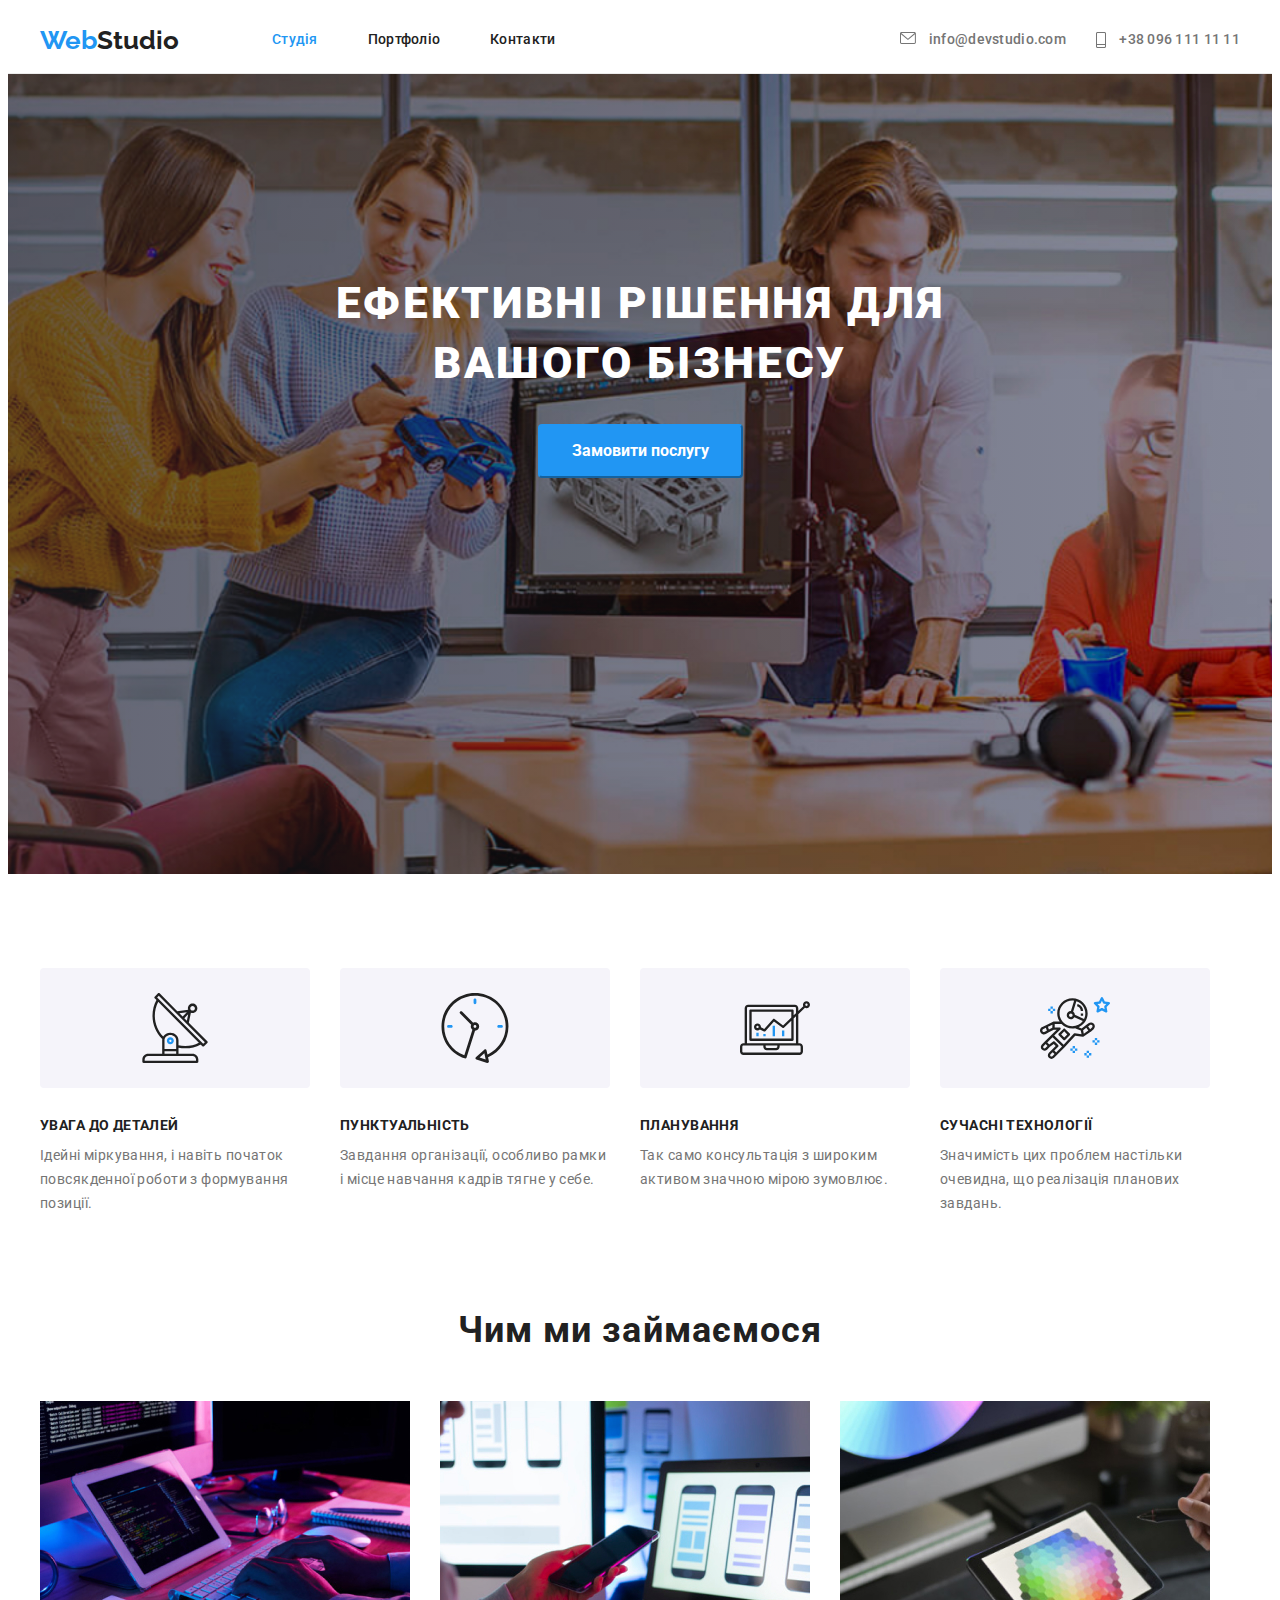
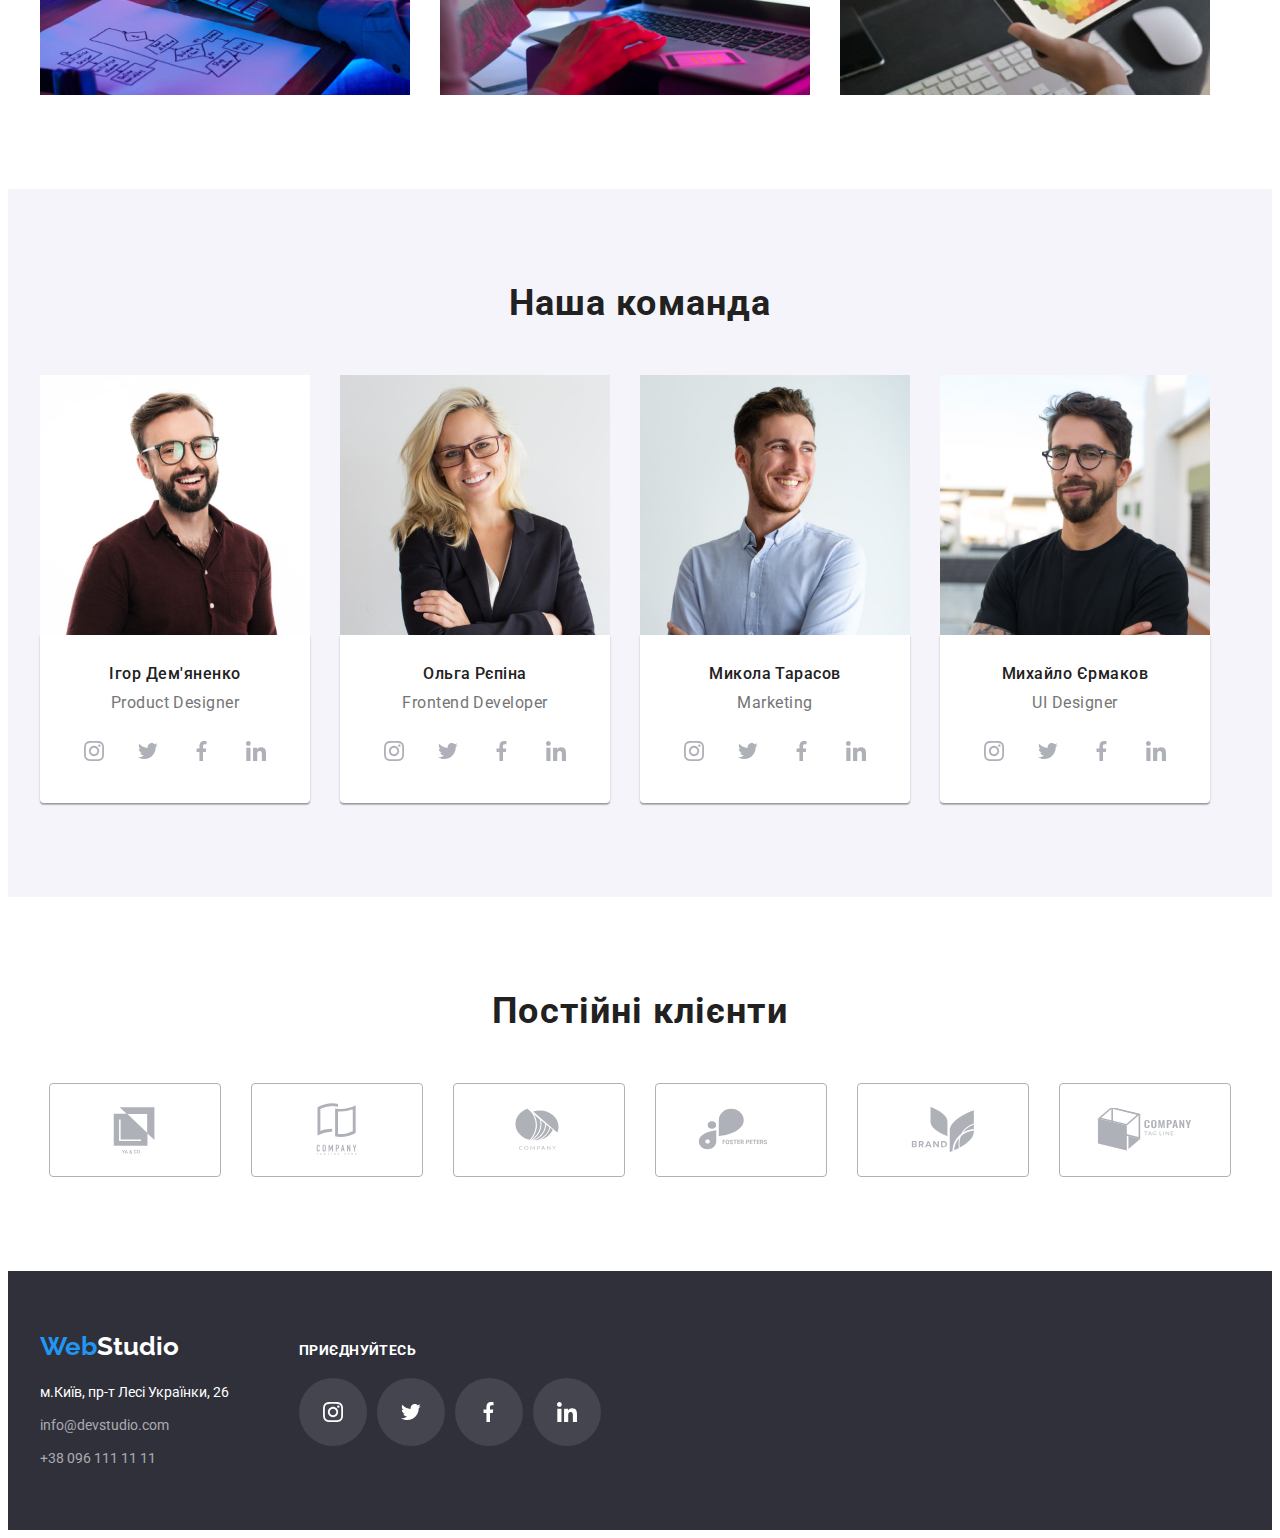
<file: index.html>
<!DOCTYPE html>
<html lang="ua">
  <head>
    <meta charset="UTF-8" />
    <meta http-equiv="X-UA-Compatible" content="IE=edge" />
    <meta name="viewport" content="width=device-width, initial-scale=1.0" />
    <title>Studio</title>
    <link
      href="https://fonts.googleapis.com/css2?family=Raleway:wght@700&family=Roboto:wght@400;500;700;900&display=swap"
      rel="stylesheet"
    />
    <link
      rel="stylesheet"
      href="https://cdnjs.cloudflare.com/ajax/libs/modern-normalize/1.1.0/modern-normalize.min.css"
      integrity="sha512-wpPYUAdjBVSE4KJnH1VR1HeZfpl1ub8YT/NKx4PuQ5NmX2tKuGu6U/JRp5y+Y8XG2tV+wKQpNHVUX03MfMFn9Q=="
      crossorigin="anonymous"
      referrerpolicy="no-referrer"
    />
    <link rel="stylesheet" href="./css/style.css" />
  </head>
  <body>
    <header class="header-line">
      <div class="container mane-header">
        <a class="logo link" href="/"
          ><span class="logo-blue">Web</span>Studio</a
        >
        <nav>
          <ul class="site-nav">
            <li><a class="link nav-link current" href="http:#">Студія</a></li>
            <li>
              <a class="link nav-link" href="./portfolio.html">Портфоліо</a>
            </li>
            <li><a class="link nav-link" href="http:#">Контакти</a></li>
          </ul>
        </nav>
        <ul class="header-contacts">
          <li class="contacts-item">
            <a class="link contacts-link" href="mailto:info@devstudio.com">
              <svg class="contacts-icon contacts-icon--letter">
                <use href="./images/icons.svg#icon-letter"></use>
              </svg>
              info@devstudio.com</a
            >
          </li>
          <li class="contacts-item">
            <a class="link contacts-link" href="tel:+380961111111"
              ><svg class="contacts-icon contacts-icon--telephon">
                <use href="./images/icons.svg#icon-telephon"></use>
              </svg>
              +38 096 111 11 11</a
            >
          </li>
        </ul>
      </div>
    </header>
    <section class="hero">
      <h1 class="hero-title">Ефективні рішення для вашого бізнесу</h1>
      <button class="button primary active" type="button">
        Замовити послугу
      </button>
    </section>
    <main>
      <section class="benefits">
        <div class="container">
          <h2 class="visually-hidden">our benefits</h2>
          <ul class="benefits-list">
            <li class="benefits-item">
              <div class="benefits-img">
                <svg class="benefits-icon" width="70" height="70">
                  <use href="./images/symbol-defs.svg#icon-antenna1"></use>
                </svg>
              </div>
              <h3 class="benefits-title">УВАГА ДО ДЕТАЛЕЙ</h3>
              <p class="benefits-text">
                Ідейні міркування, і навіть початок повсякденної роботи з
                формування позиції.
              </p>
            </li>
            <li class="benefits-item">
              <div class="benefits-img">
                <svg class="benefits-icon" width="70" height="70">
                  <use href="./images/symbol-defs.svg#icon-clock1"></use>
                </svg>
              </div>
              <h3 class="benefits-title">ПУНКТУАЛЬНІСТЬ</h3>
              <p class="benefits-text">
                Завдання організації, особливо рамки і місце навчання кадрів
                тягне у себе.
              </p>
            </li>
            <li class="benefits-item">
              <div class="benefits-img">
                <svg class="benefits-icon" width="70" height="70">
                  <use href="./images/symbol-defs.svg#icon-diagram1"></use>
                </svg>
              </div>
              <h3 class="benefits-title">ПЛАНУВАННЯ</h3>
              <p class="benefits-text">
                Так само консультація з широким активом значною мірою зумовлює.
              </p>
            </li>
            <li class="benefits-item">
              <div class="benefits-img">
                <svg class="benefits-icon" width="70" height="70">
                  <use href="./images/symbol-defs.svg#icon-astronaut1"></use>
                </svg>
              </div>
              <h3 class="benefits-title">СУЧАСНІ ТЕХНОЛОГІЇ</h3>
              <p class="benefits-text">
                Значимість цих проблем настільки очевидна, що реалізація
                планових завдань.
              </p>
            </li>
          </ul>
        </div>
      </section>
      <section class="works section">
        <div class="container">
          <h2 class="section-title">Чим ми займаємося</h2>

          <ul class="works-list">
            <li class="works-item">
              <img
                class="works-image"
                src="images/arhitekt.jpg"
                width="370"
                alt="проектування"
              />
            </li>
            <li class="works-item">
              <img
                class="works-image"
                src="images/rozrobka.jpg"
                width="370"
                alt="верстка"
              />
            </li>
            <li class="works-item">
              <img
                class="works-image"
                src="images/dyzain.jpg"
                width="370"
                alt="дизайн"
              />
            </li>
          </ul>
        </div>
      </section>
      <section class="teems section">
        <div class="container">
          <h2 class="section-title">Наша команда</h2>
          <ul class="teems-list">
            <li class="teems-items">
              <img
                class="teems-image"
                src="images/demjan.jpg"
                width="270"
                alt="Ігор Дем'яненко"
              />
              <div class="teems-wrapper">
                <h4 class="teems-name">Ігор Дем'яненко</h4>
                <p class="teems-position">Product Designer</p>

                <ul class="social-list">
                  <li class="social-items">
                    <a class="social-link" href="#" aria-label="instagram">
                      <svg class="social-icon" width="20" height="20">
                        <use href="./images/icons.svg#icon-instagram"></use>
                      </svg>
                    </a>
                  </li>
                  <li class="social-items">
                    <a class="social-link" href="#" aria-label="twitter">
                      <svg class="social-icon" width="20" height="20">
                        <use href="./images/icons.svg#icon-twitter"></use>
                      </svg>
                    </a>
                  </li>
                  <li class="social-items">
                    <a class="social-link" href="#" aria-label="facebook">
                      <svg class="social-icon" width="20" height="20">
                        <use href="./images/icons.svg#icon-fb"></use>
                      </svg>
                    </a>
                  </li>
                  <li class="social-items">
                    <a class="social-link" href="#" aria-label="linkedin">
                      <svg class="social-icon" width="20" height="20">
                        <use href="./images/icons.svg#icon-linkedin"></use>
                      </svg>
                    </a>
                  </li>
                </ul>
              </div>
            </li>
            <li class="teems-items">
              <img
                class="teems-image"
                src="images/repina.jpg"
                width="270"
                alt="Ольга Рєпіна"
              />
              <div class="teems-wrapper">
                <h4 class="teems-name">Ольга Рєпіна</h4>
                <p class="teems-position">Frontend Developer</p>

                <ul class="social-list">
                  <li class="social-items">
                    <a class="social-link" href="#" aria-label="instagram">
                      <svg class="social-icon" width="20" height="20">
                        <use href="./images/icons.svg#icon-instagram"></use>
                      </svg>
                    </a>
                  </li>
                  <li class="social-items">
                    <a class="social-link" href="#" aria-label="twitter">
                      <svg class="social-icon" width="20" height="20">
                        <use href="./images/icons.svg#icon-twitter"></use>
                      </svg>
                    </a>
                  </li>
                  <li class="social-items">
                    <a class="social-link" href="#" aria-label="facebook">
                      <svg class="social-icon" width="20" height="20">
                        <use href="./images/icons.svg#icon-fb"></use>
                      </svg>
                    </a>
                  </li>
                  <li class="social-items">
                    <a class="social-link" href="#" aria-label="linkedin">
                      <svg class="social-icon" width="20" height="20">
                        <use href="./images/icons.svg#icon-linkedin"></use>
                      </svg>
                    </a>
                  </li>
                </ul>
              </div>
            </li>
            <li class="teems-items">
              <img
                class="teems-image"
                src="images/tarasov.jpg"
                width="270"
                alt="Микола Тарасов"
              />
              <div class="teems-wrapper">
                <h4 class="teems-name">Микола Тарасов</h4>
                <p class="teems-position">Marketing</p>

                <ul class="social-list">
                  <li class="social-items">
                    <a class="social-link" href="#" aria-label="instagram">
                      <svg class="social-icon" width="20" height="20">
                        <use href="./images/icons.svg#icon-instagram"></use>
                      </svg>
                    </a>
                  </li>
                  <li class="social-items">
                    <a class="social-link" href="#" aria-label="twitter">
                      <svg class="social-icon" width="20" height="20">
                        <use href="./images/icons.svg#icon-twitter"></use>
                      </svg>
                    </a>
                  </li>
                  <li class="social-items">
                    <a class="social-link" href="#" aria-label="facebook">
                      <svg class="social-icon" width="20" height="20">
                        <use href="./images/icons.svg#icon-fb"></use>
                      </svg>
                    </a>
                  </li>
                  <li class="social-items">
                    <a class="social-link" href="#" aria-label="linkedin">
                      <svg class="social-icon" width="20" height="20">
                        <use href="./images/icons.svg#icon-linkedin"></use>
                      </svg>
                    </a>
                  </li>
                </ul>
              </div>
            </li>
            <li class="teems-items">
              <img
                class="teems-image"
                src="images/ermakov.jpg"
                width="270"
                alt="Михайло Єрмаков"
              />
              <div class="teems-wrapper">
                <h4 class="teems-name">Михайло Єрмаков</h4>
                <p class="teems-position">UI Designer</p>

                <ul class="social-list">
                  <li class="social-items">
                    <a class="social-link" href="#" aria-label="instagram">
                      <svg class="social-icon" width="20" height="20">
                        <use href="./images/icons.svg#icon-instagram"></use>
                      </svg>
                    </a>
                  </li>
                  <li class="social-items">
                    <a class="social-link" href="#" aria-label="twitter">
                      <svg class="social-icon" width="20" height="20">
                        <use href="./images/icons.svg#icon-twitter"></use>
                      </svg>
                    </a>
                  </li>
                  <li class="social-items">
                    <a class="social-link" href="#" aria-label="facebook">
                      <svg class="social-icon" width="20" height="20">
                        <use href="./images/icons.svg#icon-fb"></use>
                      </svg>
                    </a>
                  </li>
                  <li class="social-items">
                    <a class="social-link" href="#" aria-label="linkedin">
                      <svg class="social-icon" width="20" height="20">
                        <use href="./images/icons.svg#icon-linkedin"></use>
                      </svg>
                    </a>
                  </li>
                </ul>
              </div>
            </li>
          </ul>
        </div>
      </section>
      <section class="section">
        <div class="container">
          <h2 class="section-title">Постійні клієнти</h2>
          <ul class="client-list">
            <li class="client-item">
              <a
                class="client-link"
                href="#"
                target="_blank"
                rel="nofollow noopener noreferrer"
                aria-label="logo company"
              >
                <svg class="client-logo" width="106" height="60">
                  <use href="./images/icons.svg#icon-company1"></use>
                </svg>
              </a>
            </li>
            <li class="client-item">
              <a
                class="client-link"
                href="#"
                target="_blank"
                rel="nofollow noopener noreferrer"
                aria-label="logo company"
              >
                <svg class="client-logo" width="106" height="60">
                  <use href="./images/icons.svg#icon-company2"></use>
                </svg>
              </a>
            </li>
            <li class="client-item">
              <a
                class="client-link"
                href="#"
                target="_blank"
                rel="nofollow noopener noreferrer"
                aria-label="logo company"
              >
                <svg class="client-logo" width="106" height="60">
                  <use href="./images/icons.svg#icon-company3"></use>
                </svg>
              </a>
            </li>
            <li class="client-item">
              <a
                class="client-link"
                href="#"
                target="_blank"
                rel="nofollow noopener noreferrer"
                aria-label="logo company"
              >
                <svg class="client-logo" width="106" height="60">
                  <use href="./images/icons.svg#icon-company4"></use>
                </svg>
              </a>
            </li>
            <li class="client-item">
              <a
                class="client-link"
                href="#"
                target="_blank"
                rel="nofollow noopener noreferrer"
                aria-label="logo company"
              >
                <svg class="client-logo" width="106" height="60">
                  <use href="./images/icons.svg#icon-company5"></use>
                </svg>
              </a>
            </li>
            <li class="client-item">
              <a
                class="client-link"
                href="#"
                target="_blank"
                rel="nofollow noopener noreferrer"
                aria-label="logo company"
              >
                <svg class="client-logo" width="106" height="60">
                  <use href="./images/icons.svg#icon-company6"></use>
                </svg>
              </a>
            </li>
          </ul>
        </div>
      </section>
    </main>
    <footer>
      <section class="container footer-conteiner">
        <div>
          <a class="logo link logo-footer" href="http:/"
            ><span class="logo-blue">Web</span>Studio</a
          >
          <address class="addres">
            <ul class="address-list">
              <li class="address-margin">
                <a
                  class="link address-item address-map"
                  target="_blank"
                  rel="noopener nofollow noreferrer"
                  href="https://g.page/print7seven?share"
                  >м.Київ, пр-т Лесі Українки, 26</a
                >
              </li>
              <li class="address-margin">
                <a class="link address-item" href="mailto:info@devstudio.com"
                  >info@devstudio.com</a
                >
              </li>
              <li class="address-margin">
                <a class="link address-item" href="tel:+380961111111"
                  >+38 096 111 11 11</a
                >
              </li>
            </ul>
          </address>
        </div>
        <div class="footer-social">
          <p class="footer-subject">приєднуйтесь</p>
          <ul class="social-list">
            <li class="social-items">
              <a
                class="social-link--footer link"
                href="#"
                aria-label="instagram"
              >
                <svg class="social-icon--footer" width="20" height="20">
                  <use href="./images/icons.svg#icon-instagram"></use>
                </svg>
              </a>
            </li>
            <li class="social-items">
              <a class="social-link--footer" href="#" aria-label="twitter">
                <svg class="social-icon--footer" width="20" height="20">
                  <use href="./images/icons.svg#icon-twitter"></use>
                </svg>
              </a>
            </li>
            <li class="social-items">
              <a class="social-link--footer" href="#" aria-label="facebook">
                <svg class="social-icon--footer" width="20" height="20">
                  <use href="./images/icons.svg#icon-fb"></use>
                </svg>
              </a>
            </li>
            <li class="social-items">
              <a class="social-link--footer" href="#" aria-label="linkedin">
                <svg class="social-icon--footer" width="20" height="20">
                  <use href="./images/icons.svg#icon-linkedin"></use>
                </svg>
              </a>
            </li>
          </ul>
        </div>
      </section>
    </footer>
  </body>
</html>
</file>
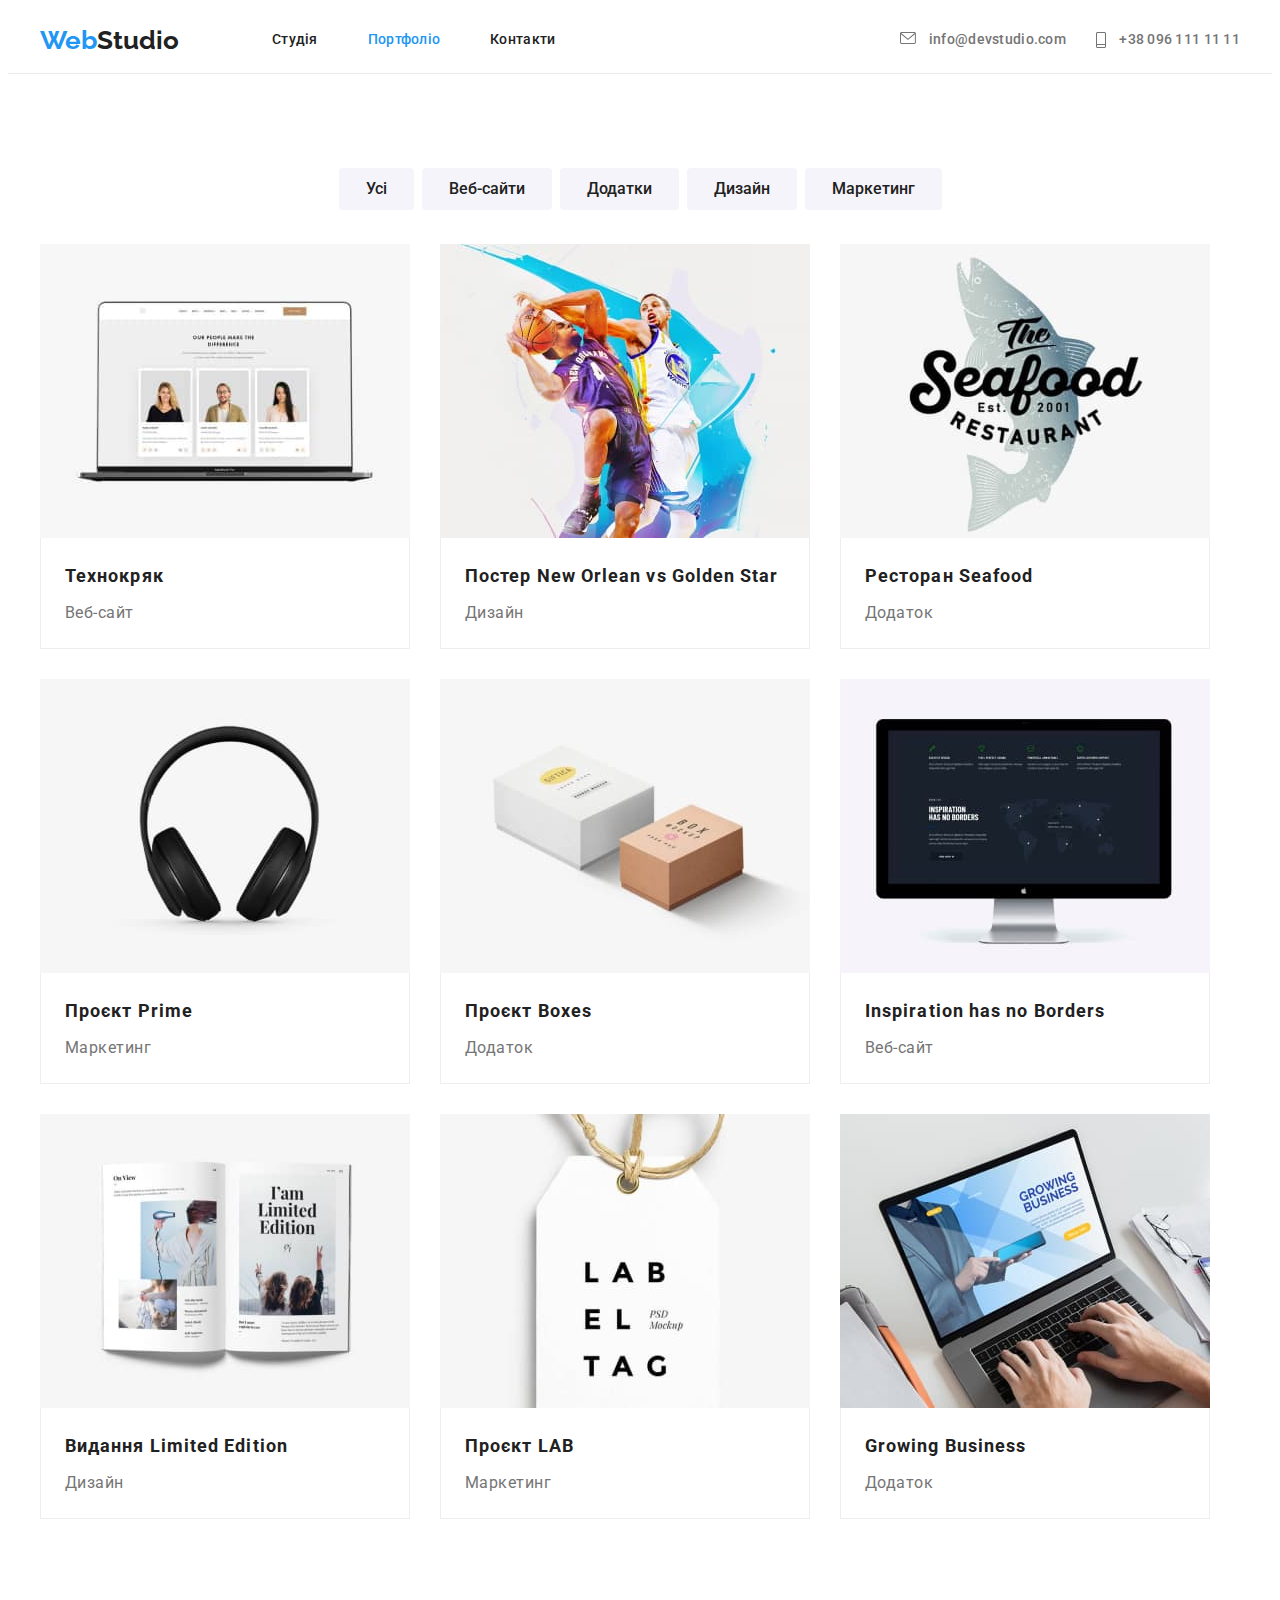
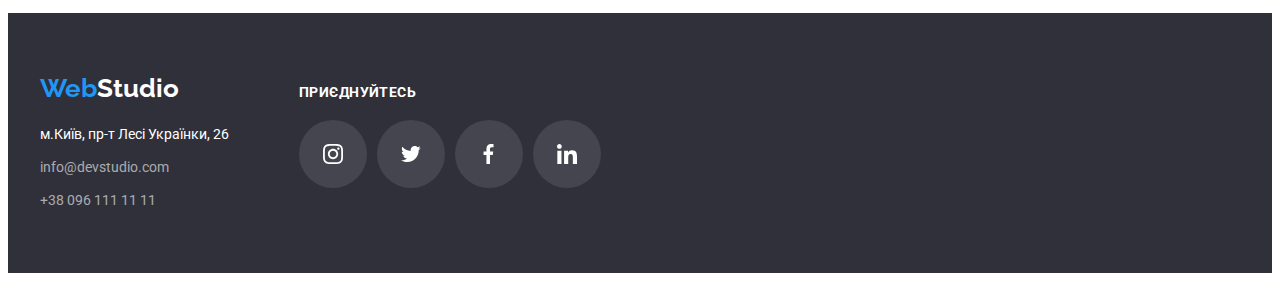
<file: portfolio.html>
<!DOCTYPE html>
<html lang="ua">
  <head>
    <meta charset="UTF-8" />
    <meta http-equiv="X-UA-Compatible" content="IE=edge" />
    <meta name="viewport" content="width=device-width, initial-scale=1.0" />
    <title>portfolio</title>
    <link
      href="https://fonts.googleapis.com/css2?family=Raleway:wght@700&family=Roboto:wght@400;500;700;900&display=swap"
      rel="stylesheet"
    />
    <link
      rel="stylesheet"
      href="https://cdnjs.cloudflare.com/ajax/libs/modern-normalize/1.1.0/modern-normalize.min.css"
      integrity="sha512-wpPYUAdjBVSE4KJnH1VR1HeZfpl1ub8YT/NKx4PuQ5NmX2tKuGu6U/JRp5y+Y8XG2tV+wKQpNHVUX03MfMFn9Q=="
      crossorigin="anonymous"
      referrerpolicy="no-referrer"
    />
    <link rel="stylesheet" href="./css/style.css" />
  </head>
  <body>
    <header class="header-line">
      <div class="container mane-header">
        <a class="logo link" href="/"
          ><span class="logo-blue">Web</span>Studio</a
        >
        <nav>
          <ul class="site-nav">
            <li>
              <a class="link nav-link" href="./index.html">Студія</a>
            </li>
            <li>
              <a class="link nav-link current" href="#">Портфоліо</a>
            </li>
            <li><a class="link nav-link" href="http:#">Контакти</a></li>
          </ul>
        </nav>
        <ul class="header-contacts">
          <li class="contacts-item">
            <a class="link contacts-link" href="mailto:info@devstudio.com">
              <svg class="contacts-icon contacts-icon--letter">
                <use href="./images/icons.svg#icon-letter"></use>
              </svg>
              info@devstudio.com</a
            >
          </li>
          <li class="contacts-item">
            <a class="link contacts-link" href="tel:+380961111111"
              ><svg class="contacts-icon contacts-icon--telephon">
                <use href="./images/icons.svg#icon-telephon"></use>
              </svg>
              +38 096 111 11 11</a
            >
          </li>
        </ul>
      </div>
    </header>
    <main>
      <section class="section">
        <div class="container">
          <ul class="slider">
            <li class="slider-item">
              <button class="button" type="button">Усі</button>
            </li>
            <li class="slider-item">
              <button class="button" type="button">Веб-сайти</button>
            </li>
            <li class="slider-item">
              <button class="button" type="button">Додатки</button>
            </li>
            <li class="slider-item">
              <button class="button" type="button">Дизайн</button>
            </li>
            <li class="slider-item">
              <button class="button" type="button">Маркетинг</button>
            </li>
          </ul>
          <ul class="proects-list">
            <li class="proects-item">
              <a class="link proects-link" href="#">
                <img
                  class="proects-image"
                  src="./images/tehnokryk.jpg"
                  width="370"
                  alt="Технокряк"
                />
                <div class="proects-wrapper">
                  <h2 class="proects-title">Технокряк</h2>
                  <p class="proects-subject">Веб-сайт</p>
                  <p></p>
                </div>
              </a>
            </li>
            <li class="proects-item">
              <a class="link proects-link" href="#">
                <img
                  class="proects-image"
                  src="./images/newOrlean.jpg"
                  width="370"
                  alt="Постер New Orlean
                vs Golden Star"
                />
                <div class="proects-wrapper">
                  <h2 class="proects-title">
                    Постер New Orlean vs Golden Star
                  </h2>
                  <p class="proects-subject">Дизайн</p>
                  <p></p>
                </div>
              </a>
            </li>
            <li class="proects-item">
              <a class="link proects-link" href="#">
                <img
                  class="proects-image"
                  src="./images/seafood.jpg"
                  width="370"
                  alt="Ресторан Seafood"
                />
                <div class="proects-wrapper">
                  <h2 class="proects-title">Ресторан Seafood</h2>
                  <p class="proects-subject">Додаток</p>
                  <p></p>
                </div>
              </a>
            </li>
            <li class="proects-item">
              <a class="link proects-link" href="#">
                <img
                  class="proects-image"
                  src="./images/prime.jpg"
                  width="370"
                  alt="Проєкт Prime"
                />
                <div class="proects-wrapper">
                  <h2 class="proects-title">Проєкт Prime</h2>
                  <p class="proects-subject">Маркетинг</p>
                  <p></p>
                </div>
              </a>
            </li>
            <li class="proects-item">
              <a class="link proects-link" href="#">
                <img
                  class="proects-image"
                  src="./images/boxes.jpg"
                  width="370"
                  alt="Проєкт Boxes"
                />
                <div class="proects-wrapper">
                  <h2 class="proects-title">Проєкт Boxes</h2>
                  <p class="proects-subject">Додаток</p>
                  <p></p>
                </div>
              </a>
            </li>
            <li class="proects-item">
              <a class="link proects-link" href="#">
                <img
                  class="proects-image"
                  src="./images/borders.jpg"
                  width="370"
                  alt="Inspiration has no Borders"
                />
                <div class="proects-wrapper">
                  <h2 class="proects-title">Inspiration has no Borders</h2>
                  <p class="proects-subject">Веб-сайт</p>
                  <p></p>
                </div>
              </a>
            </li>
            <li class="proects-item">
              <a class="link proects-link" href="#">
                <img
                  class="proects-image"
                  src="./images/limited.jpg"
                  width="370"
                  alt="Видання Limited Edition"
                />
                <div class="proects-wrapper">
                  <h2 class="proects-title">Видання Limited Edition</h2>
                  <p class="proects-subject">Дизайн</p>
                  <p></p>
                </div>
              </a>
            </li>
            <li class="proects-item">
              <a class="link proects-link" href="#">
                <img
                  class="proects-image"
                  src="./images/lab.jpg"
                  width="370"
                  alt="Проєкт LAB"
                />
                <div class="proects-wrapper">
                  <h2 class="proects-title">Проєкт LAB</h2>
                  <p class="proects-subject">Маркетинг</p>
                  <p></p>
                </div>
              </a>
            </li>
            <li class="proects-item">
              <a class="link proects-link" href="#">
                <img
                  class="proects-image"
                  src="./images/grouving.jpg"
                  width="370"
                  alt="Growing Business"
                />
                <div class="proects-wrapper">
                  <h2 class="proects-title">Growing Business</h2>
                  <p class="proects-subject">Додаток</p>
                  <p></p>
                </div>
              </a>
            </li>
          </ul>
        </div>
      </section>
    </main>
    <footer>
      <section class="container footer-conteiner">
        <div>
          <a class="logo link logo-footer" href="#"
            ><span class="logo-blue">Web</span>Studio</a
          >
          <address class="addres">
            <ul class="address-list">
              <li class="address-margin">
                <a
                  class="link address-item address-map"
                  target="_blank"
                  rel="noopener nofollow noreferrer"
                  href="https://g.page/print7seven?share"
                  >м.Київ, пр-т Лесі Українки, 26</a
                >
              </li>
              <li class="address-margin">
                <a class="link address-item" href="mailto:info@devstudio.com"
                  >info@devstudio.com</a
                >
              </li>
              <li class="address-margin">
                <a class="link address-item" href="tel:+380961111111"
                  >+38 096 111 11 11</a
                >
              </li>
            </ul>
          </address>
        </div>
        <div class="footer-social">
          <p class="footer-subject">приєднуйтесь</p>
          <ul class="social-list">
            <li class="social-items">
              <a
                class="social-link--footer link"
                href="#"
                aria-label="instagram"
              >
                <svg class="social-icon--footer" width="20" height="20">
                  <use href="./images/icons.svg#icon-instagram"></use>
                </svg>
              </a>
            </li>
            <li class="social-items">
              <a class="social-link--footer" href="#" aria-label="twitter">
                <svg class="social-icon--footer" width="20" height="20">
                  <use href="./images/icons.svg#icon-twitter"></use>
                </svg>
              </a>
            </li>
            <li class="social-items">
              <a class="social-link--footer" href="#" aria-label="facebook">
                <svg class="social-icon--footer" width="20" height="20">
                  <use href="./images/icons.svg#icon-fb"></use>
                </svg>
              </a>
            </li>
            <li class="social-items">
              <a class="social-link--footer" href="#" aria-label="linkedin">
                <svg class="social-icon--footer" width="20" height="20">
                  <use href="./images/icons.svg#icon-linkedin"></use>
                </svg>
              </a>
            </li>
          </ul>
        </div>
      </section>
    </footer>
  </body>
</html>
</file>
<file: css/style.css>
body {
  font-family: Roboto, "Segoe UI", Tahoma, Geneva, Verdana, sans-serif;
  background-color: var(--white-color);
  color: var(--primary-text-color);
}
footer {
  background-color: var(--primary-bg-color);
}
h1,
h2,
h3,
h4,
h5,
h6 {
  margin: 0;
  color: var(--title-text-color);
}
ul {
  list-style: none;
  margin: 0;
  padding: 0;
}
p {
  margin: 0;
}
img {
  display: block;
  max-width: 100%;
  height: auto;
}
/* header {
} */
/* colors */
:root {
  --primary-text-color: #757575;
  --title-text-color: #212121;
  --secondary-text-color: rgba(255, 255, 255, 0.6);

  --accent-color: #2196f3;
  --white-color: #ffffff;
  --secondary-bg-color: #f5f4fa;
  --primary-bg-color: #2f303a;
  --bg-color: #f5f5f5;
}
.visually-hidden {
  position: absolute;
  white-space: nowrap;
  width: 1px;
  height: 1px;
  overflow: hidden;
  border: 0;
  padding: 0;
  clip: rect(0 0 0 0);
  clip-path: inset(50%);
  margin: -1px;
}

.link {
  text-decoration: none;
  color: inherit;
}
.link:hover,
.link:focus {
  color: var(--accent-color);
}

.button {
  cursor: pointer;
  font-family: inherit;
  font-size: 16px;
  font-weight: 500;
  line-height: 1.62;
  background-color: var(--secondary-bg-color);
  color: var(--title-text-color);
  /* box-shadow: 0px 4px 4px rgba(0, 0, 0, 0.15); */
  border-radius: 4px;
  border-color: transparent;
  padding: 6px 25px;
}
.button.active {
  color: var(--white-color);
  background-color: var(--accent-color);
  border-color: var(--accent-color);
}
.button:hover,
.button:focus {
  background: #2196f3;
  box-shadow: 0px 3px 1px rgba(0, 0, 0, 0.1), 0px 1px 2px rgba(0, 0, 0, 0.08),
    0px 2px 2px rgba(0, 0, 0, 0.12);
  color: var(--white-color);
  background-color: var(--accent-color);
}

.button.primary {
  font-weight: 700;
  line-height: 1.875;
  padding: 10px 32px;
}
.container {
  width: 1200px;
  padding-left: 15px;
  padding-right: 15px;
  margin-left: auto;
  margin-right: auto;
}
/* .contacts .link {
  color: var(--primary-text-color);
} */
.section {
  padding-top: 94px;
  padding-bottom: 94px;
}
.section-title {
  font-weight: 700;
  font-size: 36px;
  line-height: 1.16;
  text-align: center;
  letter-spacing: 0.03em;
  margin-bottom: 50px;
}
/* logo */
.logo {
  font-family: Raleway, "Segoe UI", Tahoma, Geneva, Verdana, sans-serif;
  font-weight: 700;
  font-size: 26px;
  line-height: 1.17;
  color: var(--title-text-color);
  display: block;
}
.logo-blue {
  color: var(--accent-color);
}
.logo-footer {
  color: var(--white-color);
  margin-bottom: 20px;
  display: block;
}
.site-nav {
  color: var(--title-text-color);
  display: flex;
  margin-left: 93px;
}
.nav-link {
  display: block;
  padding-top: 24px;
  padding-bottom: 25px;
  /* padding-left: 32px;
  padding-right: 32px; */
  font-weight: 500;
  font-size: 14px;
  line-height: 1.14;
  letter-spacing: 0.02em;
}
.nav-link {
  margin-right: 50px;
}

.contacts-item {
  display: block;
  font-weight: 500;
  font-size: 14px;
  line-height: 1.14;
  letter-spacing: 0.02em;
}
.contacts-link {
  display: block;
  padding-top: 24px;
  padding-bottom: 25px;
}
.contacts-icon--letter {
  width: 16px;
  height: 12px;
}
.contacts-icon--telephon {
  vertical-align: middle;
  width: 10px;
  height: 16px;
}
.contacts-icon {
  fill: currentColor;
  margin-right: 10px;

  align-items: center;
  justify-content: center;
}
.contacts-item:not(:last-child) {
  margin-right: 30px;
}
.site-nav .link.current {
  color: var(--accent-color);
}
.header-line {
  border-bottom: 1px solid #ececec;
}
.header-contacts {
  display: flex;
  align-items: center;
  justify-content: center;
  margin-left: auto;
}
.mane-header {
  display: flex;
  align-items: center;
}
/* hero */
.hero {
  background-color: var(--primary-bg-color);
  text-align: center;
  max-width: 1600px;
  min-height: 600px;
  background-image: linear-gradient(
      to right,
      rgba(47, 48, 58, 0.4),
      transparent
    ),
    url(../images/studio-hero.jpg);
  background-repeat: no-repeat;
  background-size: cover;
  background-position: center;
  padding-top: 200px;
  margin-left: auto;
  margin-right: auto;
}
.hero-title {
  color: var(--white-color);
  font-family: Roboto, "Segoe UI", Tahoma, Geneva, Verdana, sans-serif;
  font-weight: 900;
  font-size: 44px;
  line-height: 1.36;
  text-align: center;
  letter-spacing: 0.06em;
  text-transform: uppercase;
  max-width: 700px;
  margin-bottom: 30px;
  margin-left: auto;
  margin-right: auto;
}
.benefits {
  padding-top: 94px;
}
.benefits-img {
  width: 270px;
  height: 120px;
  background: #f5f4fa;
  border-radius: 4px;
  display: flex;
  align-items: center;
  justify-content: center;
  margin-bottom: 30px;
}
.benefits-icon {
  fill: var(--title-text-color);
}
.benefits-list {
  display: flex;
  flex-wrap: nowrap;
  gap: 30px;
}
.benefits-item {
  width: 270px;
}
.benefits-title {
  font-weight: 700;
  font-size: 14px;
  line-height: 1.14;
  letter-spacing: 0.03em;
  text-transform: uppercase;
  margin-bottom: 10px;
}
.benefits-text {
  font-size: 14px;
  line-height: 1.7;
  letter-spacing: 0.03em;
}
/* work */
.works-list {
  display: flex;
  flex-wrap: nowrap;
}
/* .works-item {

} */
.works-item:not(:last-child) {
  margin-right: 30px;
}
/* .works-image {
} */

/* teems */
.teems {
  background-color: var(--secondary-bg-color);
}
/* .section-title {
} */
.teems-list {
  display: flex;
  flex-wrap: nowrap;
}
.teems-items:not(:nth-child(4n)) {
  margin-right: 30px;
}
.teems-items {
  width: 270px;
  display: block;
  text-align: center;
}
/* .teems-image {
  
} */
.teems-name {
  font-weight: 500;
  font-size: 16px;
  line-height: 1.18;
  letter-spacing: 0.03em;
  margin-bottom: 10px;
}
.teems-position {
  font-size: 16px;
  line-height: 1.18;
  letter-spacing: 0.03em;
  margin-bottom: 16px;
}
.teems-wrapper {
  box-shadow: 0px 1px 3px rgba(0, 0, 0, 0.12), 0px 1px 1px rgba(0, 0, 0, 0.14),
    0px 2px 1px rgba(0, 0, 0, 0.2);
  border-radius: 0px 0px 4px 4px;
  padding: 30px 15px;
  background-color: var(--white-color);
}
.social-list {
  display: flex;
  justify-content: center;
  gap: 10px;
}
.social-items {
  display: flex;
}

.social-link {
  display: flex;
  align-items: center;
  justify-content: center;
  width: 44px;
  height: 44px;
  /* padding: 12px; */
  border-radius: 50%;
}
.social-link:hover,
.social-link:focus {
  background-color: #2196f3;
}
.social-link:hover .social-icon {
  fill: #ffffff;
}
.social-link:focus .social-icon {
  fill: #ffffff;
}
.social-icon {
  fill: #afb1b8;
  align-items: center;
}

/* our clients */
.client-list {
  display: flex;
  justify-content: center;
  gap: 30px;
}
/* .client-item {
} */
.client-link {
  display: flex;
  align-items: center;
  justify-content: center;
  width: 170px;
  height: 92px;
  border: 1px solid #afb1b8;
  border-radius: 4px;
}
.client-link:hover,
.client-link:focus {
  border: 1px solid var(--accent-color);
}
.client-link:hover .client-logo {
  fill: var(--accent-color);
}
.client-link:focus .client-logo {
  fill: var(--accent-color);
}
.client-logo {
  fill: #afb1b8;
}
/* footer */

.footer-social {
  margin-left: 70px;
}
.footer-subject {
  font-weight: 700;
  font-size: 14px;
  line-height: 1.142;
  letter-spacing: 0.03em;
  text-transform: uppercase;
  color: var(--white-color);
  margin-bottom: 20px;
}
.social-link--footer {
  display: flex;
  align-items: center;
  justify-content: center;
  width: 44px;
  height: 44px;
  padding: 12px;
  border-radius: 50%;
  background-color: rgba(255, 255, 255, 0.1);
}
.social-link--footer:hover,
.social-link--footer:focus {
  background-color: #2196f3;
}
.social-icon--footer {
  fill: var(--white-color);
  align-items: center;
}

.footer-conteiner {
  display: flex;
  align-items: baseline;
  padding-top: 60px;
  padding-bottom: 60px;
}
/* address */
.address-list {
  font-style: normal;
}
.address-item {
  font-size: 14px;
  line-height: 1.7;
  color: var(--secondary-text-color);
}
.address-margin:last-child {
  margin-bottom: 0;
}
.address-margin {
  margin-bottom: 9px;
  display: block;
}
.address-map {
  color: var(--white-color);
}
/* portfolio */
.slider {
  display: flex;
  justify-content: center;
  margin-bottom: 34px;
}
/* .slider-item {
 
} */
.slider-item:not(:first-child) {
  margin-left: 8px;
}
.proects-wrapper {
  padding: 20px 24px;
  border-left: 1px solid rgba(238, 238, 238, 1);
  border-bottom: 1px solid rgba(238, 238, 238, 1);
  border-right: 1px solid rgba(238, 238, 238, 1);
}
.proects-list {
  display: flex;
  flex-wrap: wrap;
  align-content: center;
  gap: 30px;
}
.proects-link {
  display: block;
}
.proects-link:hover {
  box-shadow: 0px 4px 4px rgba(0, 0, 0, 0.25);
}
/* .proects-item {

} */
/* .proects-image {
} */
.proects-title {
  font-weight: 700;
  font-size: 18px;
  line-height: 2;
  letter-spacing: 0.06em;
  margin-bottom: 4px;
}
.proects-subject {
  font-size: 16px;
  line-height: 1.87;
  letter-spacing: 0.03em;
  color: var(--primary-text-color);
}
</file>
